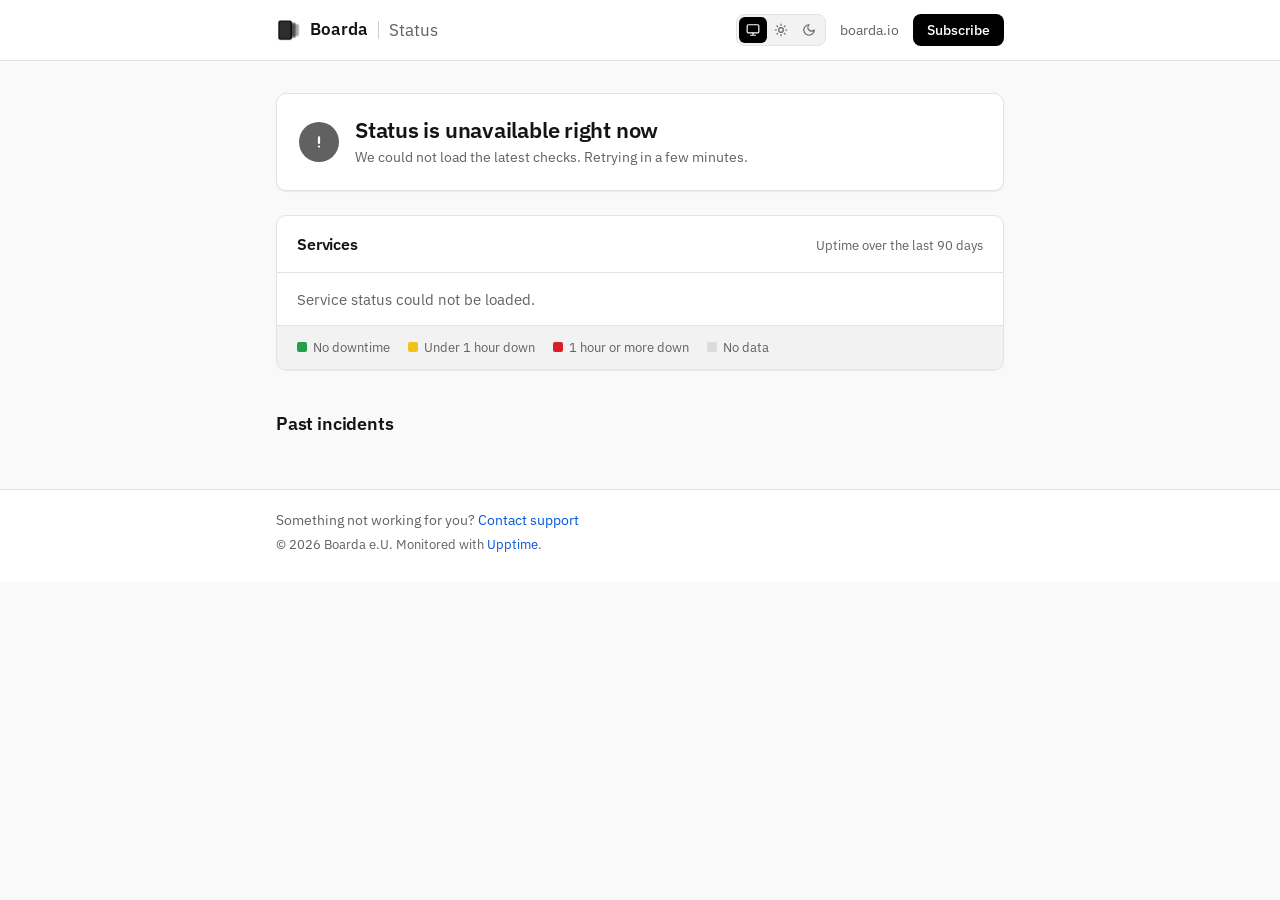
<file: index.html>
<!doctype html>
<html lang="en">
<head>
  <meta charset="utf-8">
  <meta name="viewport" content="width=device-width, initial-scale=1">
  <title>Boarda Status</title>
  <meta name="description" content="Live status, uptime and incident history for Boarda apps and the Boarda API.">
  <meta property="og:title" content="Boarda Status">
  <meta property="og:description" content="Live status, uptime and incident history for Boarda apps and the Boarda API.">
  <meta property="og:url" content="https://status.boarda.io/">
  <meta name="theme-color" content="#ffffff" media="(prefers-color-scheme: light)">
  <meta name="theme-color" content="#0f0f0f" media="(prefers-color-scheme: dark)">
  <link rel="icon" href="/favicon.ico" sizes="any">
  <link rel="icon" type="image/png" sizes="16x16" href="/icons/boarda-favicon-blue-16.png">
  <link rel="icon" type="image/png" sizes="32x32" href="/icons/boarda-favicon-blue-32.png">
  <link rel="icon" type="image/png" sizes="96x96" href="/icons/boarda-favicon-blue-96.png">
  <link rel="apple-touch-icon" sizes="180x180" href="/icons/boarda-appicon-blue-ios-180.png">
  <link rel="manifest" href="/site.webmanifest">
  <link rel="alternate" type="application/atom+xml" title="Boarda Status updates" href="/feed.xml">
  <link rel="preconnect" href="https://fonts.googleapis.com">
  <link rel="preconnect" href="https://fonts.gstatic.com" crossorigin>
  <link rel="preconnect" href="https://raw.githubusercontent.com" crossorigin>
  <link rel="preconnect" href="https://api.github.com" crossorigin>
  <link href="https://fonts.googleapis.com/css2?family=IBM+Plex+Sans:wght@400;500;600&family=IBM+Plex+Mono:wght@400;500&display=swap" rel="stylesheet">
  <script>
    // Apply the saved theme before first paint so the page never flashes the wrong colours.
    try {
      var t = localStorage.getItem("boarda-status-theme");
      if (t === "light" || t === "dark") document.documentElement.setAttribute("data-theme", t);
    } catch (e) {}
  </script>
  <link rel="stylesheet" href="/status.css?v=dfc1343">
</head>
<body>
  <a class="skip" href="#main">Skip to content</a>

  <header class="top">
    <div class="wrap top-inner">
      <a class="brand" href="/" aria-label="Boarda Status home">
        <img src="/icon.svg" alt="" width="24" height="24">
        <span class="brand-name">Boarda</span>
        <span class="brand-sub">Status</span>
      </a>
      <div class="top-actions">
        <div class="theme" role="group" aria-label="Colour theme">
          <button type="button" data-theme-choice="system" aria-label="Use system theme" title="System">
            <svg viewBox="0 0 24 24" aria-hidden="true"><rect x="2" y="3" width="20" height="14" rx="2"/><path d="M8 21h8M12 17v4"/></svg>
          </button>
          <button type="button" data-theme-choice="light" aria-label="Use light theme" title="Light">
            <svg viewBox="0 0 24 24" aria-hidden="true"><circle cx="12" cy="12" r="4"/><path d="M12 2v2M12 20v2M4.93 4.93l1.41 1.41M17.66 17.66l1.41 1.41M2 12h2M20 12h2M4.93 19.07l1.41-1.41M17.66 6.34l1.41-1.41"/></svg>
          </button>
          <button type="button" data-theme-choice="dark" aria-label="Use dark theme" title="Dark">
            <svg viewBox="0 0 24 24" aria-hidden="true"><path d="M12 3a6 6 0 0 0 9 9 9 9 0 1 1-9-9Z"/></svg>
          </button>
        </div>
        <a class="top-link" href="https://boarda.io">boarda.io</a>
        <button type="button" class="btn-action" id="subscribe-open" aria-haspopup="dialog">Subscribe</button>
      </div>
    </div>
  </header>

  <main id="main" class="wrap">
    <section id="banner" class="banner" data-state="loading" aria-live="polite">
      <span class="banner-icon" aria-hidden="true"></span>
      <div class="banner-text">
        <h1 id="banner-title">Checking status</h1>
        <p id="banner-meta" class="muted">Loading the latest checks</p>
      </div>
    </section>

    <section id="active" class="active" aria-label="Ongoing incidents and maintenance" hidden></section>

    <section class="card" aria-labelledby="services-title">
      <div class="card-head">
        <h2 id="services-title">Services</h2>
        <p class="card-head-note muted"><span class="range-90">Uptime over the last 90 days</span><span class="range-60">Uptime over the last 60 days</span><span class="range-30">Uptime over the last 30 days</span></p>
      </div>
      <div id="services" class="services">
        <div class="svc skeleton" aria-hidden="true"><div class="svc-row"><span class="sk sk-name"></span><span class="sk sk-state"></span></div><div class="bars sk-bars"></div></div>
        <div class="svc skeleton" aria-hidden="true"><div class="svc-row"><span class="sk sk-name"></span><span class="sk sk-state"></span></div><div class="bars sk-bars"></div></div>
        <div class="svc skeleton" aria-hidden="true"><div class="svc-row"><span class="sk sk-name"></span><span class="sk sk-state"></span></div><div class="bars sk-bars"></div></div>
      </div>
      <ul class="legend muted" aria-label="Legend">
        <li><span class="dot ok"></span>No downtime</li>
        <li><span class="dot minor"></span>Under 1 hour down</li>
        <li><span class="dot major"></span>1 hour or more down</li>
        <li><span class="dot none"></span>No data</li>
      </ul>
    </section>

    <section class="history" aria-labelledby="history-title">
      <h2 id="history-title">Past incidents</h2>
      <div id="history"><p class="muted">Loading incident history</p></div>
    </section>
  </main>

  <footer class="foot">
    <div class="wrap foot-inner">
      <p class="muted">Something not working for you? <a href="https://support.boarda.io">Contact support</a></p>
      <p class="muted small">&copy; <span id="year">2026</span> Boarda e.U. Monitored with <a href="https://upptime.js.org">Upptime</a>.</p>
    </div>
  </footer>

  <div id="tip" class="tip" role="tooltip" hidden></div>

  <dialog id="subscribe" class="sheet" aria-labelledby="subscribe-title">
    <form method="dialog" class="sheet-inner">
      <div class="sheet-head">
        <h2 id="subscribe-title">Get status updates</h2>
        <button type="submit" class="icon-btn" aria-label="Close">
          <svg viewBox="0 0 24 24" aria-hidden="true"><path d="M6 6l12 12M18 6L6 18"/></svg>
        </button>
      </div>
      <p class="muted">Follow incidents and scheduled maintenance in any feed reader, or in a Slack channel with Slack's RSS app. A new entry appears when an incident starts, when it is resolved and when maintenance is planned.</p>
      <label class="field-label" for="feed-url">Atom feed</label>
      <div class="copy-row">
        <input id="feed-url" type="text" readonly value="https://status.boarda.io/feed.xml">
        <button type="button" class="btn-action" id="feed-copy">Copy</button>
      </div>
      <p class="small muted"><a href="/feed.xml">Open the feed</a></p>
    </form>
  </dialog>

  <noscript><p class="wrap muted">This page needs JavaScript to load live status.</p></noscript>
  <script src="/status.js?v=dfc1343" defer></script>
</body>
</html>
</file>
<file: status.css>
/* Boarda Status (BRDSPRINT-468). Tokens follow the Boarda portals: IBM Plex Sans,
   Carbon status colours, monochrome controls, brand blue only for links. */

:root {
  color-scheme: light;
  --bg: hsl(0 0% 97.5%);
  --surface: #ffffff;
  --surface-2: hsl(0 0% 95%);
  --border: hsl(0 0% 89%);
  --border-strong: hsl(0 0% 80%);
  --text: hsl(0 0% 8%);
  --muted: hsl(0 0% 38%);
  --link: hsl(217 99% 44%);
  --action: #000000;
  --action-fg: #ffffff;
  --ok: #24a148;
  --ok-tint: #defbe6;
  --minor: #f1c21b;
  --minor-text: #8e6a00;
  --minor-tint: #fcf4d6;
  --major: #da1e28;
  --major-tint: #fff1f1;
  --maint: hsl(217 99% 53%);
  --maint-tint: hsl(217 100% 96%);
  --none: hsl(0 0% 86%);
  --shadow: 0 1px 2px rgb(0 0 0 / 0.04), 0 1px 1px rgb(0 0 0 / 0.03);
  --radius: 10px;
}

@media (prefers-color-scheme: dark) {
  :root:not([data-theme="light"]) {
    color-scheme: dark;
    --bg: hsl(0 0% 6%);
    --surface: hsl(0 0% 9.5%);
    --surface-2: hsl(0 0% 13%);
    --border: hsl(0 0% 18%);
    --border-strong: hsl(0 0% 28%);
    --text: hsl(0 0% 95%);
    --muted: hsl(0 0% 64%);
    --link: hsl(216 100% 70%);
    --action: #ffffff;
    --action-fg: #000000;
    --ok: #42be65;
    --ok-tint: hsl(140 30% 13%);
    --minor: #f1c21b;
    --minor-text: #f1c21b;
    --minor-tint: hsl(46 40% 12%);
    --major: #ff8389;
    --major-tint: hsl(356 30% 14%);
    --maint: hsl(216 100% 70%);
    --maint-tint: hsl(217 40% 14%);
    --none: hsl(0 0% 22%);
    --shadow: none;
  }
}

:root[data-theme="dark"] {
  color-scheme: dark;
  --bg: hsl(0 0% 6%);
  --surface: hsl(0 0% 9.5%);
  --surface-2: hsl(0 0% 13%);
  --border: hsl(0 0% 18%);
  --border-strong: hsl(0 0% 28%);
  --text: hsl(0 0% 95%);
  --muted: hsl(0 0% 64%);
  --link: hsl(216 100% 70%);
  --action: #ffffff;
  --action-fg: #000000;
  --ok: #42be65;
  --ok-tint: hsl(140 30% 13%);
  --minor: #f1c21b;
  --minor-text: #f1c21b;
  --minor-tint: hsl(46 40% 12%);
  --major: #ff8389;
  --major-tint: hsl(356 30% 14%);
  --maint: hsl(216 100% 70%);
  --maint-tint: hsl(217 40% 14%);
  --none: hsl(0 0% 22%);
  --shadow: none;
}

*, *::before, *::after { box-sizing: border-box; }

html { -webkit-text-size-adjust: 100%; }

body {
  margin: 0;
  background: var(--bg);
  color: var(--text);
  font: 15px/1.5 "IBM Plex Sans", system-ui, -apple-system, "Segoe UI", sans-serif;
  -webkit-font-smoothing: antialiased;
  overflow-x: hidden;
}

a { color: var(--link); text-decoration: none; }
a:hover { text-decoration: underline; }
:focus-visible { outline: 2px solid var(--link); outline-offset: 2px; border-radius: 4px; }

h1, h2, h3 { margin: 0; font-weight: 600; letter-spacing: -0.01em; }
p { margin: 0; }
.muted { color: var(--muted); }
.small { font-size: 13px; }
[hidden] { display: none !important; }

.wrap { width: 100%; max-width: 760px; margin: 0 auto; padding: 0 16px; }

.skip { position: absolute; left: -9999px; }
.skip:focus { left: 16px; top: 12px; z-index: 10; background: var(--surface); padding: 6px 10px; border-radius: 6px; }

/* Header */
.top { border-bottom: 1px solid var(--border); background: var(--surface); }
.top-inner { display: flex; align-items: center; justify-content: space-between; gap: 12px; height: 60px; }
.brand { display: inline-flex; align-items: center; gap: 10px; color: var(--text); }
.brand:hover { text-decoration: none; }
.brand img { width: 24px; height: 24px; object-fit: contain; }
.brand-name { font-weight: 600; font-size: 17px; }
.brand-sub { color: var(--muted); font-size: 17px; padding-left: 10px; border-left: 1px solid var(--border-strong); line-height: 1.1; }
.top-actions { display: flex; align-items: center; gap: 14px; }
.top-link { color: var(--muted); font-size: 14px; }
.top-link:hover { color: var(--text); }

[data-theme="dark"] .brand img { filter: invert(1); }
@media (prefers-color-scheme: dark) { :root:not([data-theme="light"]) .brand img { filter: invert(1); } }

.theme { display: inline-flex; padding: 2px; border: 1px solid var(--border); border-radius: 8px; background: var(--surface-2); }
.theme button {
  display: inline-grid; place-items: center; width: 28px; height: 26px; padding: 0;
  border: 0; border-radius: 6px; background: transparent; color: var(--muted); cursor: pointer;
}
.theme button:hover { color: var(--text); }
.theme button[aria-pressed="true"] { background: var(--action); color: var(--action-fg); }
.theme svg { width: 14px; height: 14px; fill: none; stroke: currentColor; stroke-width: 2; stroke-linecap: round; stroke-linejoin: round; }

main.wrap { padding-top: 32px; padding-bottom: 48px; }

/* Overall banner */
.banner {
  display: flex; align-items: center; gap: 16px;
  padding: 22px 22px; border-radius: var(--radius);
  border: 1px solid var(--border); background: var(--surface); box-shadow: var(--shadow);
}
.banner h1 { font-size: 22px; line-height: 1.3; }
.banner-meta, #banner-meta { margin-top: 2px; font-size: 14px; }
.banner-icon {
  flex: none; width: 40px; height: 40px; border-radius: 50%;
  display: grid; place-items: center; background: var(--none); color: #fff;
}
.banner-icon svg { width: 22px; height: 22px; fill: none; stroke: currentColor; stroke-width: 2.4; stroke-linecap: round; stroke-linejoin: round; }
.banner[data-state="ok"] { border-color: color-mix(in srgb, var(--ok) 35%, var(--border)); background: var(--ok-tint); }
.banner[data-state="ok"] .banner-icon { background: var(--ok); }
.banner[data-state="minor"] { border-color: color-mix(in srgb, var(--minor) 50%, var(--border)); background: var(--minor-tint); }
.banner[data-state="minor"] .banner-icon { background: var(--minor); color: #161616; }
.banner[data-state="major"] { border-color: color-mix(in srgb, var(--major) 45%, var(--border)); background: var(--major-tint); }
.banner[data-state="major"] .banner-icon { background: var(--major); }
.banner[data-state="maint"] { border-color: color-mix(in srgb, var(--maint) 40%, var(--border)); background: var(--maint-tint); }
.banner[data-state="maint"] .banner-icon { background: var(--maint); }
.banner[data-state="error"] .banner-icon { background: var(--muted); }
.banner[data-state="loading"] .banner-icon { animation: pulse 1.4s ease-in-out infinite; }
[data-theme="dark"] .banner[data-state="ok"] .banner-icon,
[data-theme="dark"] .banner[data-state="major"] .banner-icon,
[data-theme="dark"] .banner[data-state="maint"] .banner-icon { color: #0f0f0f; }
@media (prefers-color-scheme: dark) {
  :root:not([data-theme="light"]) .banner[data-state="ok"] .banner-icon,
  :root:not([data-theme="light"]) .banner[data-state="major"] .banner-icon,
  :root:not([data-theme="light"]) .banner[data-state="maint"] .banner-icon { color: #0f0f0f; }
}

/* Ongoing incidents and maintenance */
.active { display: grid; gap: 12px; margin-top: 16px; }
.notice {
  padding: 16px 18px; border-radius: var(--radius); background: var(--surface);
  border: 1px solid var(--border); border-left: 4px solid var(--major); box-shadow: var(--shadow);
}
.notice.minor { border-left-color: var(--minor); }
.notice.maint { border-left-color: var(--maint); }
.notice-kicker { font-size: 13px; font-weight: 600; color: var(--major); }
.notice.minor .notice-kicker { color: var(--minor-text); }
.notice.maint .notice-kicker { color: var(--maint); }
.notice h3 { font-size: 16px; margin-top: 2px; }
.notice p { margin-top: 6px; font-size: 14px; }
.notice .body { white-space: pre-line; color: var(--text); }

/* Services card */
.card {
  margin-top: 24px; border: 1px solid var(--border); border-radius: var(--radius);
  background: var(--surface); box-shadow: var(--shadow); overflow: hidden;
}
.card-head {
  display: flex; align-items: baseline; justify-content: space-between; gap: 12px; flex-wrap: wrap;
  padding: 16px 20px; border-bottom: 1px solid var(--border);
}
.card-head h2 { font-size: 16px; }
.card-head-note { font-size: 13px; }

.group-head {
  padding: 10px 20px; font-size: 13px; font-weight: 600; color: var(--muted);
  background: var(--surface-2); border-bottom: 1px solid var(--border);
}
.svc { padding: 16px 20px 14px; border-bottom: 1px solid var(--border); scroll-margin-top: 16px; }
.svc:last-child { border-bottom: 0; }
.svc.flash { animation: flash 2s ease-out 1; }
.svc-row { display: flex; align-items: center; justify-content: space-between; gap: 12px; }
.svc-name { font-weight: 500; }
.svc-host { margin-left: 8px; font-size: 13px; color: var(--muted); font-family: "IBM Plex Mono", ui-monospace, monospace; }
.svc-state { display: inline-flex; align-items: center; gap: 6px; font-size: 14px; font-weight: 500; white-space: nowrap; color: var(--ok); }
.svc-state::before { content: ""; width: 8px; height: 8px; border-radius: 50%; background: currentColor; }
.svc-state.minor { color: var(--minor-text); }
.svc-state.major { color: var(--major); }
.svc-state.maint { color: var(--maint); }
.svc-state.none { color: var(--muted); }

.svc-left { display: flex; align-items: baseline; flex-wrap: wrap; gap: 0 8px; min-width: 0; }
.svc-left .svc-host { margin-left: 0; }
.svc-note { font-size: 13px; color: var(--muted); }

/* Groups: a summary row with the group's combined bars, expanding to its products. */
details.grp { border-bottom: 1px solid var(--border); }
details.grp:last-child { border-bottom: 0; }
details.grp > summary { list-style: none; cursor: pointer; border-bottom: 0; }
details.grp > summary::-webkit-details-marker { display: none; }
details.grp > summary:hover { background: color-mix(in srgb, var(--surface-2) 60%, transparent); }
details.grp > summary .svc-name { font-weight: 600; }
.chev { display: inline-grid; place-items: center; width: 18px; height: 18px; margin-right: 2px; color: var(--muted); align-self: center; }
.chev svg { width: 16px; height: 16px; fill: none; stroke: currentColor; stroke-width: 2.2; stroke-linecap: round; stroke-linejoin: round; transition: transform 150ms; }
details.grp[open] > summary .chev svg { transform: rotate(90deg); }
.grp-items { background: var(--surface-2); border-top: 1px solid var(--border); }
.grp-items .svc { padding-left: 46px; border-bottom: 1px solid var(--border); }
.grp-items .svc:last-child { border-bottom: 0; }
.grp-items .bars { height: 26px; }

.bars { display: flex; gap: 2px; height: 34px; margin-top: 12px; }
.bar { flex: 1 1 0; min-width: 0; border-radius: 2px; background: var(--ok); transition: opacity 120ms, transform 120ms; }
.bar.minor { background: var(--minor); }
.bar.major { background: var(--major); }
.bar.none { background: var(--none); }
.bars:hover .bar { opacity: 0.55; }
.bars .bar:hover, .bars .bar.on { opacity: 1; transform: scaleY(1.06); }

.axis { display: flex; justify-content: space-between; align-items: center; gap: 8px; margin-top: 8px; font-size: 12.5px; color: var(--muted); }
.axis .line { flex: 1; height: 1px; background: var(--border); }
.axis .pct { color: var(--text); font-weight: 500; }

/* Bars per width: 90 days on wide screens, 60 on medium, 30 on phones. */
.range-60, .range-30 { display: none; }
@media (max-width: 620px) {
  .bars .bar:nth-child(-n+30) { display: none; }
  .range-90 { display: none; } .range-60 { display: inline; }
}
@media (max-width: 440px) {
  .bars .bar:nth-child(-n+60) { display: none; }
  .range-60 { display: none; } .range-30 { display: inline; }
  .svc-host { display: none; }
}

.legend { display: flex; flex-wrap: wrap; gap: 6px 18px; margin: 0; padding: 12px 20px; list-style: none; font-size: 12.5px; border-top: 1px solid var(--border); background: var(--surface-2); }
.legend li { display: inline-flex; align-items: center; gap: 6px; }
.dot { width: 10px; height: 10px; border-radius: 2px; background: var(--ok); }
.dot.minor { background: var(--minor); } .dot.major { background: var(--major); } .dot.none { background: var(--none); }

.svc-list { margin-top: 6px; font-size: 13px; line-height: 1.55; color: var(--muted); }

/* Monochrome action button (Boarda rule: black on light, white on dark). */
.btn-action {
  display: inline-flex; align-items: center; justify-content: center; height: 32px; padding: 0 14px;
  border: 0; border-radius: 8px; background: var(--action); color: var(--action-fg);
  font: 500 14px/1 "IBM Plex Sans", system-ui, sans-serif; cursor: pointer; white-space: nowrap;
}
.btn-action:hover { opacity: 0.88; }

/* Subscribe dialog */
.sheet {
  width: min(460px, calc(100vw - 32px)); padding: 0; border: 1px solid var(--border); border-radius: 14px;
  background: var(--surface); color: var(--text); box-shadow: 0 20px 60px rgb(0 0 0 / 0.25);
}
.sheet::backdrop { background: rgb(0 0 0 / 0.45); }
.sheet-inner { display: grid; gap: 12px; padding: 20px; }
.sheet-head { display: flex; align-items: center; justify-content: space-between; gap: 12px; }
.sheet-head h2 { font-size: 18px; }
.sheet p { font-size: 14px; }
.icon-btn { display: inline-grid; place-items: center; width: 32px; height: 32px; padding: 0; border: 0; border-radius: 8px; background: transparent; color: var(--muted); cursor: pointer; }
.icon-btn:hover { background: var(--surface-2); color: var(--text); }
.icon-btn svg { width: 18px; height: 18px; fill: none; stroke: currentColor; stroke-width: 2; stroke-linecap: round; }
.field-label { font-size: 13px; font-weight: 600; margin-top: 4px; }
.copy-row { display: flex; gap: 8px; }
.copy-row input {
  flex: 1; min-width: 0; height: 36px; padding: 0 10px; border: 1px solid var(--border-strong); border-radius: 8px;
  background: var(--surface-2); color: var(--text); font: 13px "IBM Plex Mono", ui-monospace, monospace;
}
.copy-row .btn-action { height: 36px; }

/* Tooltip */
.tip {
  position: fixed; z-index: 20; max-width: 260px; padding: 10px 12px; border-radius: 8px;
  background: var(--text); color: var(--bg); font-size: 13px; line-height: 1.45;
  pointer-events: none; box-shadow: 0 6px 24px rgb(0 0 0 / 0.18);
}
.tip strong { display: block; font-weight: 600; }
.tip ul { margin: 6px 0 0; padding-left: 16px; }

/* Past incidents */
.history { margin-top: 40px; }
.history h2 { font-size: 18px; margin-bottom: 4px; }
.month { margin-top: 20px; }
.month h3 { font-size: 14px; color: var(--muted); font-weight: 500; padding-bottom: 8px; border-bottom: 1px solid var(--border); }
.inc { padding: 14px 0; border-bottom: 1px solid var(--border); }
.inc-top { display: flex; align-items: baseline; justify-content: space-between; gap: 12px; }
.inc-title { font-weight: 500; }
.chip { flex: none; font-size: 12px; font-weight: 500; padding: 2px 8px; border-radius: 999px; background: var(--surface-2); color: var(--muted); border: 1px solid var(--border); }
.chip.live { background: var(--major-tint); color: var(--major); border-color: color-mix(in srgb, var(--major) 35%, var(--border)); }
.inc-meta { margin-top: 4px; font-size: 13.5px; }
.inc .body { margin-top: 6px; font-size: 14px; white-space: pre-line; }
.empty { padding: 18px 0; }
.more { margin-top: 16px; font-size: 14px; }

/* Footer */
.foot { border-top: 1px solid var(--border); background: var(--surface); }
.foot-inner { display: grid; gap: 4px; padding-top: 20px; padding-bottom: 28px; font-size: 14px; }

/* Loading skeleton */
.sk { display: inline-block; height: 14px; border-radius: 4px; background: var(--surface-2); animation: pulse 1.4s ease-in-out infinite; }
.sk-name { width: 120px; } .sk-state { width: 80px; }
.sk-bars { background: var(--surface-2); border-radius: 4px; animation: pulse 1.4s ease-in-out infinite; }

@keyframes pulse { 50% { opacity: 0.5; } }
@keyframes flash { from { background: var(--maint-tint); } to { background: transparent; } }

@media (max-width: 440px) {
  main.wrap { padding-top: 20px; }
  .banner { padding: 18px 16px; gap: 12px; }
  .banner h1 { font-size: 19px; }
  .banner-icon { width: 34px; height: 34px; }
  .card-head, .svc, .group-head, .legend { padding-left: 16px; padding-right: 16px; }
  .grp-items .svc { padding-left: 24px; }
  .brand-sub { font-size: 15px; } .brand-name { font-size: 16px; }
  .top-link { display: none; }
  .top-actions { gap: 8px; }
  .brand { gap: 8px; }
  .brand-sub { padding-left: 8px; }
  .top .btn-action { padding: 0 11px; }
}

@media (prefers-reduced-motion: reduce) {
  *, *::before, *::after { animation: none !important; transition: none !important; }
}
</file>
